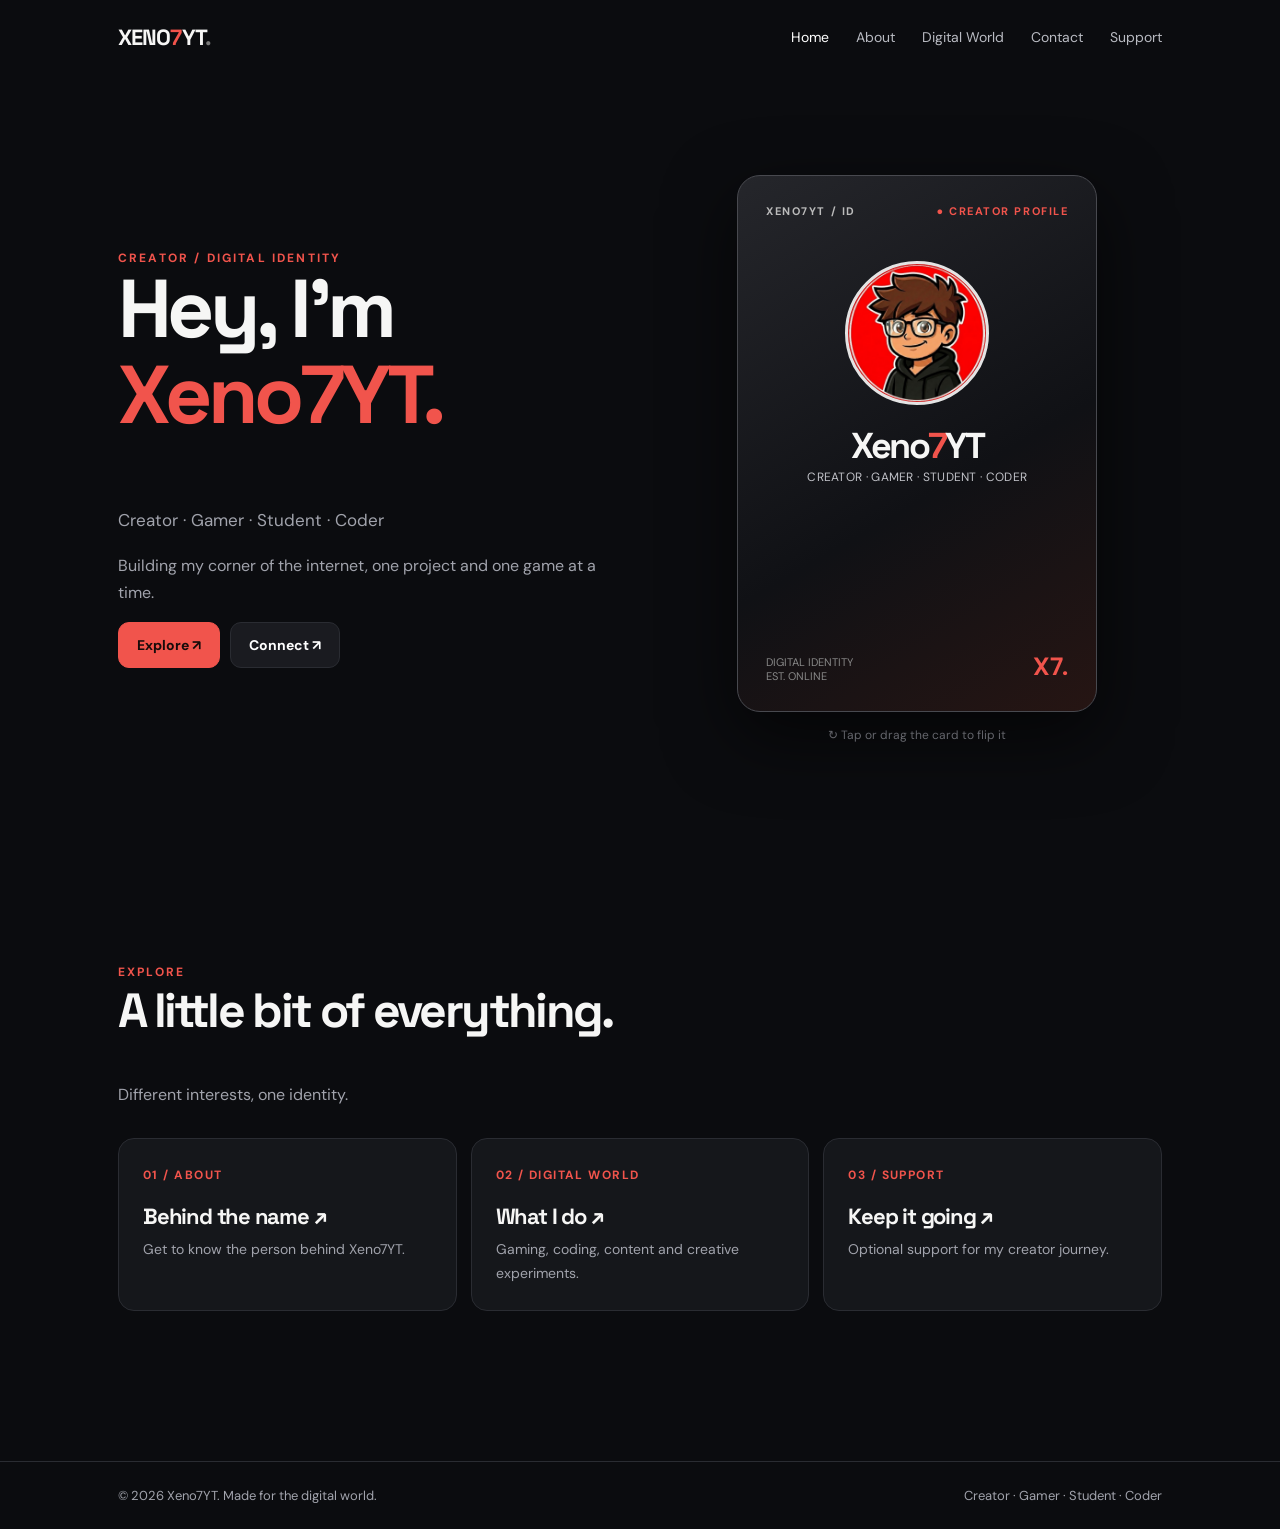
<file: index.html>
<!doctype html><html lang="en"><head><meta charset="utf-8"><meta name="viewport" content="width=device-width, initial-scale=1"><meta name="theme-color" content="#0b0c0f"><meta name="description" content="Xeno7YT — Creator, Gamer, Student, Coder. Official digital identity."><title>Home | Xeno7YT</title><link rel="stylesheet" href="style.css"></head><body><header><a class="brand" href="index.html">XENO<b>7</b>YT<span style="color:#777">.</span></a><button class="menu" aria-expanded="false" aria-label="Toggle navigation">☰ Menu</button><nav><a href="index.html">Home</a><a href="about.html">About</a><a href="digital-world.html">Digital World</a><a href="contact.html">Contact</a><a href="support.html">Support</a></nav></header><main class="container"><section class="hero"><div class="hero-copy"><div class="eyebrow">Creator / Digital identity</div><h1>Hey, I'm <span class="hero-name">Xeno<span>7</span>YT<span>.</span></span></h1><p class="intro muted">Creator · Gamer · Student · Coder</p><p class="hero-description muted">Building my corner of the internet, one project and one game at a time.</p><div class="btnrow"><a class="btn primary" href="digital-world.html">Explore ↗</a><a class="btn" href="contact.html">Connect ↗</a></div></div><div class="card-column"><div class="scene"><div class="flip-card" role="button" tabindex="0" aria-label="Flip digital identity card. Tap, click or drag to rotate."><div class="face front"><div class="card-top"><span>XENO7YT / ID</span><strong>● CREATOR PROFILE</strong></div><img class="card-avatar" src="profile.png" alt="Xeno7YT illustrated avatar"><div class="card-name">Xeno<span style="color:var(--red)">7</span>YT</div><div class="card-role">CREATOR · GAMER · STUDENT · CODER</div><div class="card-bottom"><span>DIGITAL IDENTITY<br>EST. ONLINE</span><span class="mark">X7.</span></div></div><div class="face back"><div class="card-top"><span>THE OTHER SIDE</span><strong>X7 / 001</strong></div><h3>Find me online.</h3><p>Gaming, building, learning and sharing the journey.</p><div class="links"><a href="https://youtube.com/@xeno7_yt" target="_blank" rel="noopener noreferrer">YouTube ↗</a><a href="https://www.instagram.com/xeno7_yt" target="_blank" rel="noopener noreferrer">Instagram ↗</a><a href="https://github.com/xeno7yt" target="_blank" rel="noopener noreferrer">GitHub ↗</a><a href="contact.html">All connections ↗</a></div><div class="card-bottom"><span>FLIP TO EXPLORE</span><span class="mark">↻</span></div></div></div></div><div class="hint">↻ Tap or drag the card to flip it</div></div></section><section class="section"><div class="section-head"><div class="eyebrow">Explore</div><h2>A little bit of everything.</h2><p class="muted">Different interests, one identity.</p></div><div class="grid"><a class="tile" href="about.html"><span class="num">01 / ABOUT</span><h3>Behind the name ↗</h3><p>Get to know the person behind Xeno7YT.</p></a><a class="tile" href="digital-world.html"><span class="num">02 / DIGITAL WORLD</span><h3>What I do ↗</h3><p>Gaming, coding, content and creative experiments.</p></a><a class="tile" href="support.html"><span class="num">03 / SUPPORT</span><h3>Keep it going ↗</h3><p>Optional support for my creator journey.</p></a></div></section></main><footer class="footer"><div class="container"><span>© <span id="year"></span> Xeno7YT. Made for the digital world.</span><span>Creator · Gamer · Student · Coder</span></div></footer><script src="script.js"></script><script>document.getElementById('year').textContent=new Date().getFullYear();let page=location.pathname.split('/').pop()||'index.html';document.querySelectorAll('nav a').forEach(a=>{if(a.getAttribute('href')===page)a.classList.add('active')})</script></body></html>
</file>
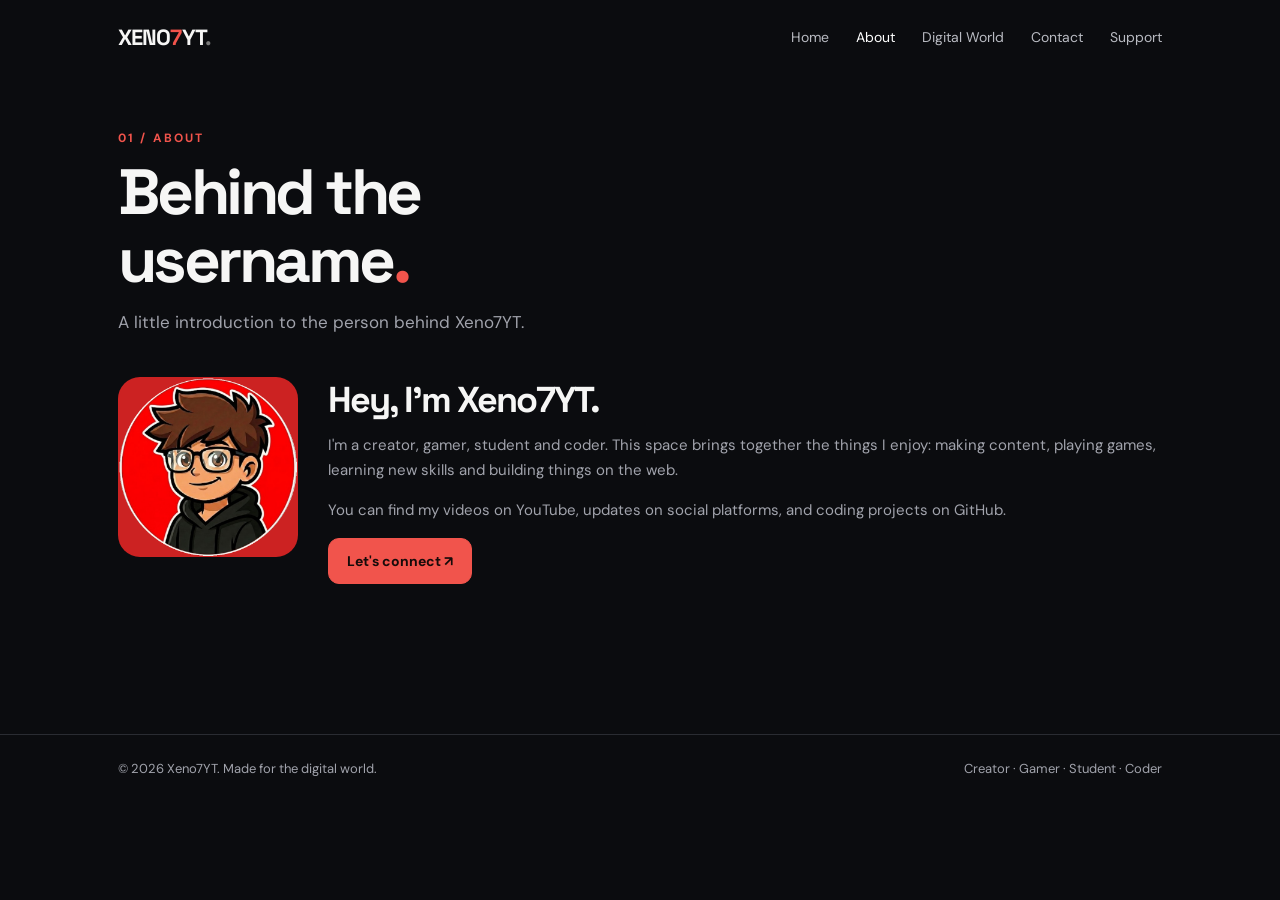
<file: about.html>
<!doctype html><html lang="en"><head><meta charset="utf-8"><meta name="viewport" content="width=device-width, initial-scale=1"><meta name="theme-color" content="#0b0c0f"><meta name="description" content="Xeno7YT — Creator, Gamer, Student, Coder. Official digital identity."><title>About | Xeno7YT</title><link rel="stylesheet" href="style.css"></head><body><header><a class="brand" href="index.html">XENO<b>7</b>YT<span style="color:#777">.</span></a><button class="menu" aria-expanded="false" aria-label="Toggle navigation">☰ Menu</button><nav><a href="index.html">Home</a><a href="about.html">About</a><a href="digital-world.html">Digital World</a><a href="contact.html">Contact</a><a href="support.html">Support</a></nav></header><main class="container"><section class="page-hero"><div class="eyebrow">01 / About</div><h1>Behind the<br>username<span style="color:var(--red)">.</span></h1><p class="muted">A little introduction to the person behind Xeno7YT.</p></section><section class="section about-layout"><img src="profile.png" alt="Illustrated Xeno7YT profile avatar"><div><h2>Hey, I'm Xeno7YT.</h2><p class="muted">I'm a creator, gamer, student and coder. This space brings together the things I enjoy: making content, playing games, learning new skills and building things on the web.</p><p class="muted">You can find my videos on YouTube, updates on social platforms, and coding projects on GitHub.</p><a class="btn primary" href="contact.html">Let's connect ↗</a></div></section></main><footer class="footer"><div class="container"><span>© <span id="year"></span> Xeno7YT. Made for the digital world.</span><span>Creator · Gamer · Student · Coder</span></div></footer><script src="script.js"></script><script>document.getElementById('year').textContent=new Date().getFullYear();let page=location.pathname.split('/').pop()||'index.html';document.querySelectorAll('nav a').forEach(a=>{if(a.getAttribute('href')===page)a.classList.add('active')})</script></body></html>
</file>
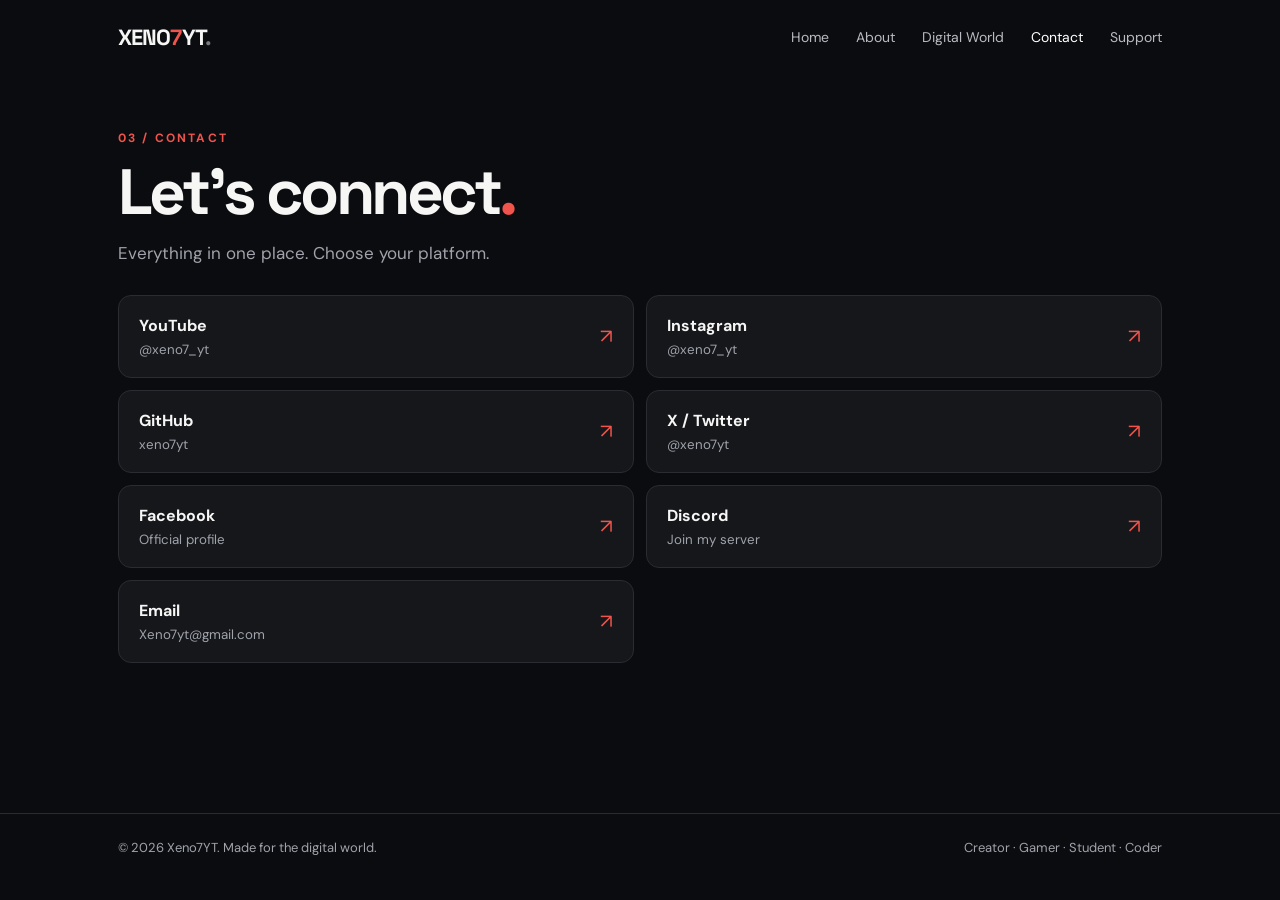
<file: contact.html>
<!doctype html><html lang="en"><head><meta charset="utf-8"><meta name="viewport" content="width=device-width, initial-scale=1"><meta name="theme-color" content="#0b0c0f"><meta name="description" content="Xeno7YT — Creator, Gamer, Student, Coder. Official digital identity."><title>Contact | Xeno7YT</title><link rel="stylesheet" href="style.css"></head><body><header><a class="brand" href="index.html">XENO<b>7</b>YT<span style="color:#777">.</span></a><button class="menu" aria-expanded="false" aria-label="Toggle navigation">☰ Menu</button><nav><a href="index.html">Home</a><a href="about.html">About</a><a href="digital-world.html">Digital World</a><a href="contact.html">Contact</a><a href="support.html">Support</a></nav></header><main class="container"><section class="page-hero"><div class="eyebrow">03 / Contact</div><h1>Let's connect<span style="color:var(--red)">.</span></h1><p class="muted">Everything in one place. Choose your platform.</p></section><section class="section" style="padding-top:10px"><div class="links-grid"><a class="link-card" href="https://youtube.com/@xeno7_yt" target="_blank" rel="noopener noreferrer"><span><strong>YouTube</strong><small>@xeno7_yt</small></span><span class="arrow">↗</span></a><a class="link-card" href="https://www.instagram.com/xeno7_yt" target="_blank" rel="noopener noreferrer"><span><strong>Instagram</strong><small>@xeno7_yt</small></span><span class="arrow">↗</span></a><a class="link-card" href="https://github.com/xeno7yt" target="_blank" rel="noopener noreferrer"><span><strong>GitHub</strong><small>xeno7yt</small></span><span class="arrow">↗</span></a><a class="link-card" href="https://x.com/xeno7yt" target="_blank" rel="noopener noreferrer"><span><strong>X / Twitter</strong><small>@xeno7yt</small></span><span class="arrow">↗</span></a><a class="link-card" href="https://www.facebook.com/share/1S8VqQ5AHZ/" target="_blank" rel="noopener noreferrer"><span><strong>Facebook</strong><small>Official profile</small></span><span class="arrow">↗</span></a><a class="link-card" href="https://discord.gg/wzKpueah9y" target="_blank" rel="noopener noreferrer"><span><strong>Discord</strong><small>Join my server</small></span><span class="arrow">↗</span></a><a class="link-card" href="mailto:Xeno7yt@gmail.com" ><span><strong>Email</strong><small>Xeno7yt@gmail.com</small></span><span class="arrow">↗</span></a></div></section></main><footer class="footer"><div class="container"><span>© <span id="year"></span> Xeno7YT. Made for the digital world.</span><span>Creator · Gamer · Student · Coder</span></div></footer><script src="script.js"></script><script>document.getElementById('year').textContent=new Date().getFullYear();let page=location.pathname.split('/').pop()||'index.html';document.querySelectorAll('nav a').forEach(a=>{if(a.getAttribute('href')===page)a.classList.add('active')})</script></body></html>
</file>
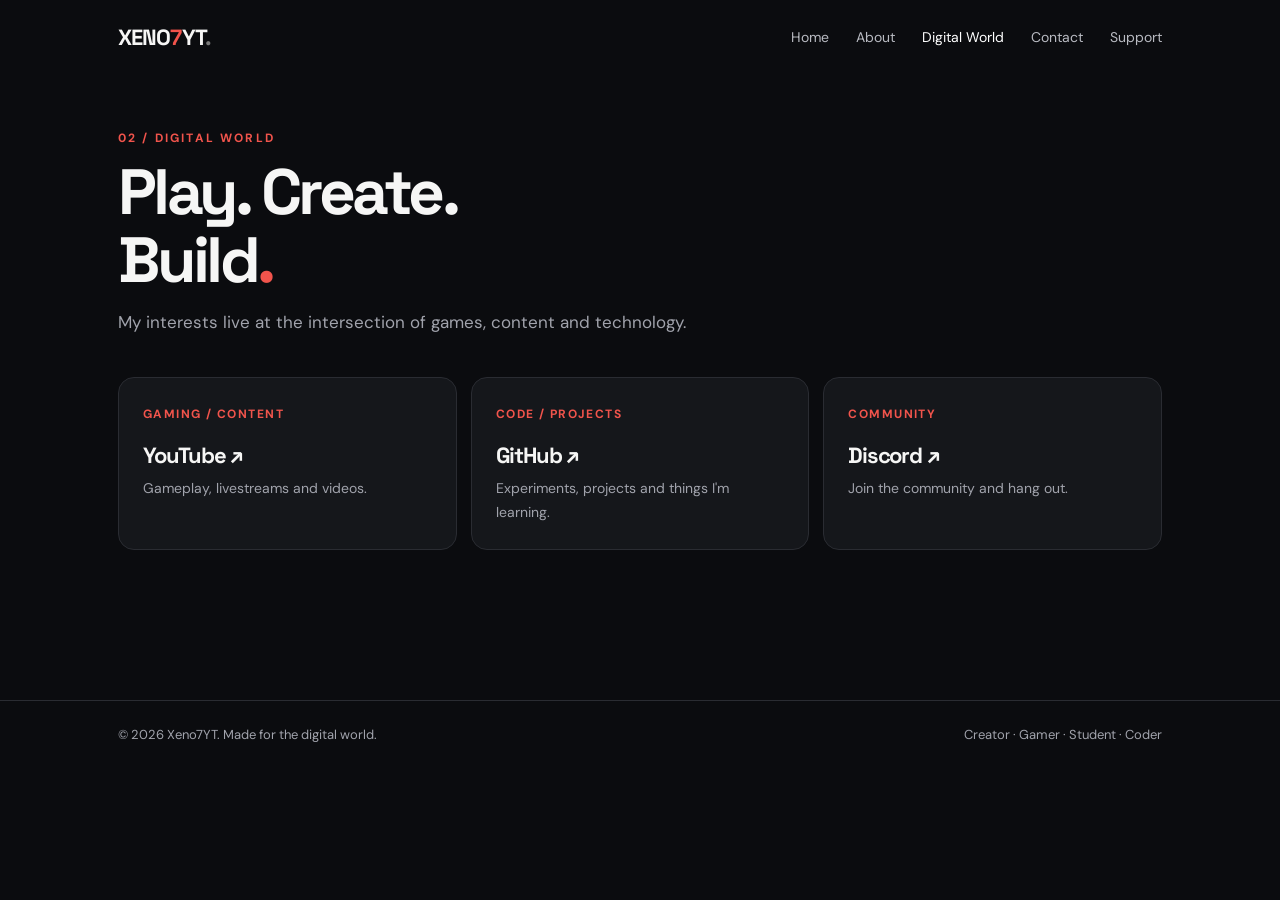
<file: digital-world.html>
<!doctype html><html lang="en"><head><meta charset="utf-8"><meta name="viewport" content="width=device-width, initial-scale=1"><meta name="theme-color" content="#0b0c0f"><meta name="description" content="Xeno7YT — Creator, Gamer, Student, Coder. Official digital identity."><title>Digital World | Xeno7YT</title><link rel="stylesheet" href="style.css"></head><body><header><a class="brand" href="index.html">XENO<b>7</b>YT<span style="color:#777">.</span></a><button class="menu" aria-expanded="false" aria-label="Toggle navigation">☰ Menu</button><nav><a href="index.html">Home</a><a href="about.html">About</a><a href="digital-world.html">Digital World</a><a href="contact.html">Contact</a><a href="support.html">Support</a></nav></header><main class="container"><section class="page-hero"><div class="eyebrow">02 / Digital World</div><h1>Play. Create.<br>Build<span style="color:var(--red)">.</span></h1><p class="muted">My interests live at the intersection of games, content and technology.</p></section><section class="section"><div class="grid"><a class="tile" href="https://youtube.com/@xeno7_yt" target="_blank" rel="noopener noreferrer"><span class="num">GAMING / CONTENT</span><h3>YouTube ↗</h3><p>Gameplay, livestreams and videos.</p></a><a class="tile" href="https://github.com/xeno7yt" target="_blank" rel="noopener noreferrer"><span class="num">CODE / PROJECTS</span><h3>GitHub ↗</h3><p>Experiments, projects and things I'm learning.</p></a><a class="tile" href="https://discord.gg/wzKpueah9y" target="_blank" rel="noopener noreferrer"><span class="num">COMMUNITY</span><h3>Discord ↗</h3><p>Join the community and hang out.</p></a></div></section></main><footer class="footer"><div class="container"><span>© <span id="year"></span> Xeno7YT. Made for the digital world.</span><span>Creator · Gamer · Student · Coder</span></div></footer><script src="script.js"></script><script>document.getElementById('year').textContent=new Date().getFullYear();let page=location.pathname.split('/').pop()||'index.html';document.querySelectorAll('nav a').forEach(a=>{if(a.getAttribute('href')===page)a.classList.add('active')})</script></body></html>
</file>
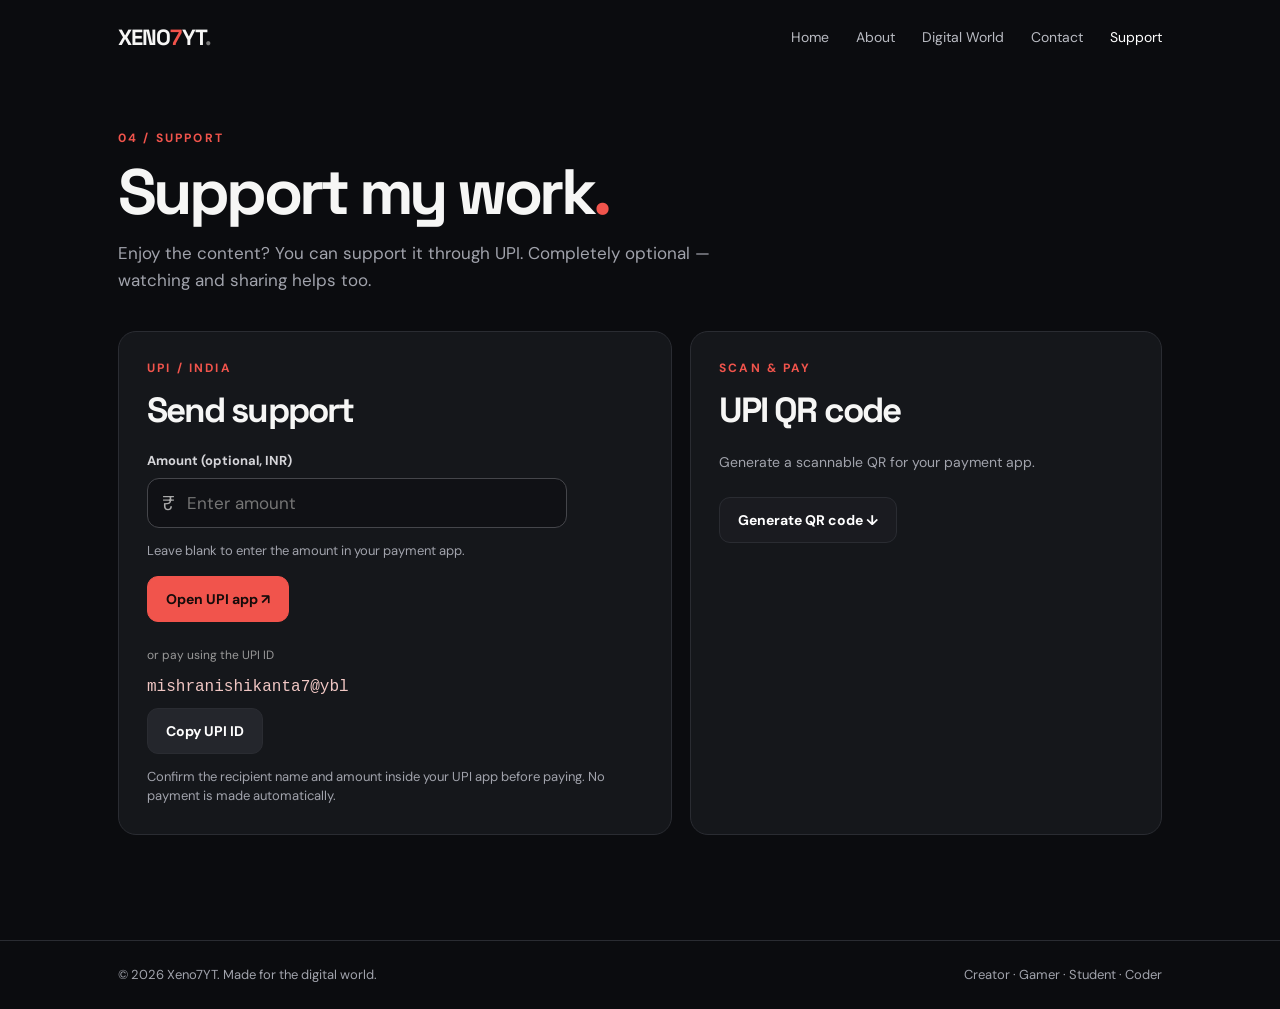
<file: support.html>
<!doctype html><html lang="en"><head><meta charset="utf-8"><meta name="viewport" content="width=device-width, initial-scale=1"><meta name="theme-color" content="#0b0c0f"><meta name="description" content="Xeno7YT — Creator, Gamer, Student, Coder. Official digital identity."><title>Support | Xeno7YT</title><link rel="stylesheet" href="style.css"></head><body><header><a class="brand" href="index.html">XENO<b>7</b>YT<span style="color:#777">.</span></a><button class="menu" aria-expanded="false" aria-label="Toggle navigation">☰ Menu</button><nav><a href="index.html">Home</a><a href="about.html">About</a><a href="digital-world.html">Digital World</a><a href="contact.html">Contact</a><a href="support.html">Support</a></nav></header><main class="container"><section class="page-hero"><div class="eyebrow">04 / Support</div><h1>Support my work<span style="color:var(--red)">.</span></h1><p class="muted">Enjoy the content? You can support it through UPI. Completely optional — watching and sharing helps too.</p></section><section class="support-layout"><div class="box payment-box"><div class="eyebrow">UPI / INDIA</div><h2>Send support</h2><label for="amount" class="field-label">Amount (optional, INR)</label><div class="amount-field"><span>₹</span><input id="amount" type="number" inputmode="decimal" min="1" max="100000" step="0.01" placeholder="Enter amount" aria-describedby="amount-help"></div><p id="amount-help" class="support-note">Leave blank to enter the amount in your payment app.</p><a id="pay-now" class="btn primary pay-button" href="upi://pay?pa=mishranishikanta7%40ybl&amp;pn=Xeno7YT&amp;cu=INR">Open UPI app ↗</a><div class="payment-divider">or pay using the UPI ID</div><div class="upi-value">mishranishikanta7@ybl</div><button class="btn copy-btn" data-copy="mishranishikanta7@ybl">Copy UPI ID</button><p class="support-note">Confirm the recipient name and amount inside your UPI app before paying. No payment is made automatically.</p></div><div class="box qr-box"><div class="eyebrow">SCAN &amp; PAY</div><h2>UPI QR code</h2><p class="muted">Generate a scannable QR for your payment app.</p><button class="btn qr-toggle" id="show-qr" type="button" aria-expanded="false" aria-controls="qr-content">Generate QR code ↓</button><div id="qr-content" hidden><div class="qr-frame"><img src="support-qr.png" width="260" height="260" alt="UPI payment QR code for mishranishikanta7@ybl"></div><a href="support-qr.png" download="Xeno7YT-UPI-QR.png" class="btn qr-download">Save QR image ↓</a><p class="support-note">QR opens payment to Xeno7YT's UPI ID. Enter the amount in your app after scanning.</p></div></div></section></main><footer class="footer"><div class="container"><span>© <span id="year"></span> Xeno7YT. Made for the digital world.</span><span>Creator · Gamer · Student · Coder</span></div></footer><script src="script.js"></script><script>document.getElementById('year').textContent=new Date().getFullYear();let page=location.pathname.split('/').pop()||'index.html';document.querySelectorAll('nav a').forEach(a=>{if(a.getAttribute('href')===page)a.classList.add('active')})</script></body></html>
</file>
<file: style.css>
@import url('https://fonts.googleapis.com/css2?family=DM+Sans:wght@400;500;600;700&family=Space+Grotesk:wght@400;500;600;700&display=swap');
:root{color-scheme:dark;--bg:#0b0c0f;--panel:#15171b;--line:#2a2c32;--text:#f6f6f5;--muted:#a1a3ac;--red:#f1544c}*{box-sizing:border-box}html{scroll-behavior:smooth}body{margin:0;background:var(--bg);color:var(--text);font-family:'DM Sans',Arial,sans-serif}a{color:inherit;text-decoration:none}button{font:inherit}header{position:relative;z-index:5;display:flex;align-items:center;justify-content:space-between;max-width:1100px;margin:auto;padding:23px 28px}.brand{font-family:'Space Grotesk',sans-serif;font-weight:700;letter-spacing:-.04em;font-size:22px}.brand b{color:var(--red)}nav{display:flex;gap:27px;align-items:center}nav a{color:#b9bbc2;font-size:14px;transition:color .2s}nav a:hover,nav a.active{color:#fff}.menu{display:none;background:none;border:1px solid var(--line);color:#fff;border-radius:10px;padding:9px 12px}.container{max-width:1100px;margin:auto;padding:0 28px}.eyebrow{color:var(--red);font-size:12px;font-weight:700;letter-spacing:.18em;text-transform:uppercase}.muted{color:var(--muted)}h1,h2,h3,p{margin-top:0}h1,h2,h3{font-family:'Space Grotesk',sans-serif;letter-spacing:-.055em}h1{font-size:clamp(42px,7vw,82px);line-height:1.05}h2{font-size:clamp(30px,4vw,48px)}p{line-height:1.7}.btn{display:inline-flex;align-items:center;justify-content:center;gap:9px;padding:13px 18px;border:1px solid var(--line);border-radius:11px;background:#1a1b20;color:#fff;font-weight:700;font-size:14px;cursor:pointer;transition:transform .2s,border-color .2s}.btn:hover{transform:translateY(-2px);border-color:#777}.btn.primary{background:var(--red);color:#160b0a;border-color:var(--red)}.btnrow{display:flex;gap:10px;flex-wrap:wrap}.hero{min-height:calc(100svh - 90px);display:grid;grid-template-columns:1fr 1fr;align-items:center;gap:65px;padding-top:35px;padding-bottom:75px}.hero p{max-width:490px}.hero .intro{font-size:17px}.hero h1 span{color:var(--red)}.scene{perspective:1100px;display:flex;align-items:center;justify-content:center;min-height:450px;touch-action:pan-y}.flip-card{width:min(100%,360px);aspect-ratio: .67;position:relative;transform-style:preserve-3d;transition:transform .75s cubic-bezier(.2,.8,.2,1);cursor:grab;user-select:none;outline:none}.flip-card:focus-visible{outline:3px solid var(--red);outline-offset:7px}.face{position:absolute;inset:0;border-radius:23px;backface-visibility:hidden;-webkit-backface-visibility:hidden;overflow:hidden;border:1px solid #48494f;box-shadow:0 24px 70px #0009}.front{background:linear-gradient(150deg,#25262b,#101115 58%,#261513);padding:28px;display:flex;flex-direction:column}.back{transform:rotateY(180deg);background:linear-gradient(155deg,#1e2025,#111216);padding:28px;display:flex;flex-direction:column}.card-top{display:flex;align-items:center;justify-content:space-between;font-size:11px;letter-spacing:.14em;font-weight:700;color:#bbb}.card-top strong{color:var(--red)}.card-avatar{width:144px;height:144px;border-radius:50%;object-fit:cover;margin:43px auto 18px;border:3px solid #e4e4e4;background:#c22}.card-name{text-align:center;font-family:'Space Grotesk';font-size:36px;font-weight:700;letter-spacing:-.07em}.card-role{text-align:center;color:#c0c1c7;font-size:12px;letter-spacing:.025em}.card-bottom{margin-top:auto;display:flex;justify-content:space-between;align-items:end;font-size:11px;color:#888}.card-bottom .mark{color:var(--red);font-weight:700;font-size:25px}.back h3{font-size:28px;margin:44px 0 12px}.back p{font-size:13px;color:#c3c4cb}.back .links{display:grid;gap:9px;margin-top:14px}.back .links a{padding:11px;border:1px solid #383a40;border-radius:9px;font-size:13px}.hint{text-align:center;color:#8f919a;font-size:12px;margin-top:15px}.section{padding:80px 0}.section-head{max-width:620px;margin-bottom:30px}.grid{display:grid;grid-template-columns:repeat(3,1fr);gap:14px}.tile{border:1px solid var(--line);background:var(--panel);border-radius:16px;padding:24px;transition:border-color .2s,transform .2s}.tile:hover{border-color:#666;transform:translateY(-3px)}.tile .num{color:var(--red);font-size:12px;letter-spacing:.12em;font-weight:700}.tile h3{font-size:22px;margin:18px 0 8px}.tile p{font-size:14px;color:var(--muted);margin:0}.links-grid{display:grid;grid-template-columns:repeat(2,1fr);gap:12px}.link-card{display:flex;align-items:center;justify-content:space-between;padding:19px 20px;background:var(--panel);border:1px solid var(--line);border-radius:13px;transition:background .2s}.link-card:hover{background:#202127}.link-card strong{display:block}.link-card small{display:block;color:var(--muted);margin-top:5px;overflow-wrap:anywhere}.link-card .arrow{color:var(--red);font-size:20px}.box{background:var(--panel);border:1px solid var(--line);padding:28px;border-radius:18px}.copyline{display:flex;gap:10px;align-items:center;justify-content:space-between;flex-wrap:wrap}.copyline code{overflow-wrap:anywhere;color:#f2c5c3}.footer{border-top:1px solid var(--line);margin-top:70px;padding:25px 0;color:var(--muted);font-size:13px}.footer .container{display:flex;justify-content:space-between;gap:12px;flex-wrap:wrap}.page-hero{padding:90px 0 35px}.page-hero p{max-width:660px}.about-layout{display:grid;grid-template-columns:230px 1fr;gap:35px;align-items:center}.about-layout img{width:100%;border-radius:22px;background:#c22}.contact-actions{display:flex;gap:12px;flex-wrap:wrap}.support-note{font-size:13px;color:var(--muted)}@media(max-width:760px){header{padding:17px 20px}.menu{display:block}nav{display:none;position:absolute;left:16px;right:16px;top:66px;background:#1a1b20;border:1px solid var(--line);border-radius:14px;padding:14px;flex-direction:column;align-items:stretch;gap:0;box-shadow:0 20px 35px #0009}nav.open{display:flex}nav a{padding:12px}.container{padding:0 20px}.hero{min-height:auto;grid-template-columns:1fr;gap:25px;padding-top:45px;padding-bottom:45px}.hero h1{font-size:clamp(42px,12vw,65px);margin-bottom:18px}.hero .intro{font-size:15px}.scene{min-height:420px}.flip-card{width:min(82vw,290px)}.card-avatar{width:116px;height:116px;margin:30px auto 15px}.front,.back{padding:22px}.card-name{font-size:30px}.back h3{margin:24px 0 8px}.section{padding:48px 0}.grid,.links-grid{grid-template-columns:1fr}.tile{padding:21px}.page-hero{padding:55px 0 24px}.about-layout{grid-template-columns:1fr}.about-layout img{max-width:190px}.box{padding:20px}.footer{margin-top:40px}}@media(prefers-reduced-motion:reduce){*,*:before,*:after{transition:none!important;scroll-behavior:auto!important}}
/* Mobile-first homepage refinement */
.hero-name{white-space:nowrap}.hero-description{max-width:28rem}
@media(max-width:760px){
 header{padding:13px 18px;min-height:60px}.brand{font-size:21px}.menu{font-size:13px;padding:8px 11px}
 .container{padding-left:18px;padding-right:18px}
 .hero{display:flex;flex-direction:column;align-items:stretch;gap:14px;padding-top:18px;padding-bottom:26px}
 .hero-copy{display:contents}
 .hero .eyebrow{order:0;font-size:10px;letter-spacing:.12em;line-height:1.3}
 .hero h1{order:1;font-size:clamp(28px,8vw,37px);line-height:1.14;letter-spacing:-.06em;margin:0}
 .hero .intro{order:2;font-size:12px;line-height:1.4;margin:0;color:#c6c7ce}
 .hero .hero-description{order:5;font-size:13px;line-height:1.55;margin:0}
 .hero .btnrow{order:4;display:grid;grid-template-columns:1fr 1fr;gap:9px;margin:0}
 .hero .btnrow .btn{padding:11px 8px;font-size:12px;min-width:0}
 .card-column{order:3;min-width:0}
 .scene{min-height:0;padding:0;perspective:900px}
 .flip-card{width:min(100%,270px);aspect-ratio:1.15;margin:auto}
 .front,.back{padding:15px;border-radius:17px}
 .face{border-radius:17px}
 .card-top{font-size:8px;letter-spacing:.07em;white-space:nowrap;gap:5px}
 .card-avatar{width:83px;height:83px;margin:10px auto 7px;border-width:2px}
 .card-name{font-size:27px;line-height:1.1}
 .card-role{font-size:8px;margin-top:3px;white-space:nowrap}
 .card-bottom{font-size:8px}.card-bottom .mark{font-size:20px}
 .back h3{font-size:20px;margin:9px 0 3px}.back p{font-size:10px;line-height:1.35;margin:0}
 .back .links{gap:4px;margin-top:7px;grid-template-columns:1fr 1fr}.back .links a{font-size:10px;padding:8px 6px}
 .hint{font-size:10px;margin-top:7px}
 .section{padding:28px 0}.section-head{margin-bottom:16px}.section h2{font-size:27px;margin-bottom:8px}
 .tile{padding:17px}.tile h3{margin:8px 0 5px;font-size:19px}
 .footer{margin-top:25px}
}
@media(max-width:360px){.hero h1{font-size:27px}.flip-card{width:min(100%,248px)}.hero{gap:12px}}
@media(min-width:761px){.hero{min-height:calc(100svh - 90px)}.hero-copy{min-width:0}}

/* Shared responsive inner-page refinements */
html{overflow-x:hidden}body{overflow-x:hidden}img{max-width:100%;height:auto} .container{min-width:0}
.page-hero{padding:56px 0 18px}.page-hero h1{font-size:clamp(36px,5vw,64px);line-height:1.07;max-width:850px;margin:12px 0 14px;overflow-wrap:break-word}.page-hero p{font-size:clamp(14px,1.7vw,17px);line-height:1.55;margin-bottom:0}.page-hero+.section{padding-top:24px}.about-layout{grid-template-columns:180px minmax(0,1fr);gap:30px;align-items:start}.about-layout img{width:180px}.about-layout h2{font-size:clamp(25px,3vw,36px);margin-bottom:10px}.about-layout p{font-size:15px;line-height:1.65}.support-layout{display:grid;grid-template-columns:minmax(0,1.08fr) minmax(0,.92fr);gap:18px;padding:20px 0 35px}.payment-box h2,.qr-box h2{font-size:clamp(25px,3vw,35px);margin:12px 0 20px}.field-label{display:block;color:#d5d5d9;font-size:13px;font-weight:700;margin-bottom:9px}.amount-field{display:flex;align-items:center;gap:10px;border:1px solid #45464b;background:#101115;border-radius:12px;padding:0 14px;max-width:420px}.amount-field span{font-size:20px;color:#aaa}.amount-field input{min-width:0;width:100%;height:48px;background:transparent;color:white;border:0;outline:none;font:inherit;font-size:17px}.amount-field:focus-within{border-color:var(--red)}.pay-button{margin:15px 0 10px;min-height:46px}.payment-divider{color:#999;font-size:12px;margin:15px 0}.upi-value{font-size:clamp(12px,2vw,16px);overflow-wrap:anywhere;color:#f1c7c4;font-family:monospace;margin-bottom:12px}.copy-btn{background:#24262c}.support-note{line-height:1.5;margin:13px 0 0}.qr-box .muted{font-size:14px;line-height:1.5}.qr-toggle{margin:10px 0 5px}.qr-frame{width:min(100%,285px);background:#fff;padding:10px;border-radius:13px;margin:18px 0 10px}.qr-frame img{display:block;width:100%;height:auto;image-rendering:pixelated}.qr-download{margin-top:4px}#qr-content[hidden]{display:none}
@media(max-width:760px){
 .page-hero{padding:18px 0 8px}.page-hero h1{font-size:clamp(30px,8.4vw,42px);line-height:1.09;letter-spacing:-.055em;margin:8px 0 9px}.page-hero h1 br{display:none}.page-hero .eyebrow{font-size:10px;letter-spacing:.13em}.page-hero p{font-size:13px;line-height:1.48;max-width:42ch}.page-hero+.section{padding-top:15px}.section{padding:22px 0}.about-layout{display:grid;grid-template-columns:92px minmax(0,1fr);gap:15px;align-items:start}.about-layout img{width:92px;max-width:92px;border-radius:15px}.about-layout h2{font-size:clamp(20px,5vw,26px);line-height:1.15;margin:0 0 8px}.about-layout p{font-size:13px;line-height:1.5;margin:0 0 10px}.about-layout .btn{padding:10px 12px;font-size:12px}.support-layout{grid-template-columns:1fr;gap:12px;padding:13px 0 22px}.support-layout .box{padding:18px}.payment-box h2,.qr-box h2{font-size:25px;margin:8px 0 15px}.pay-button{width:100%}.qr-toggle{width:100%}.qr-frame{margin:15px auto 10px}.qr-download{width:100%}.links-grid{grid-template-columns:1fr;gap:9px}.link-card{padding:13px 15px}.tile{padding:16px}.grid{gap:9px}.footer{margin-top:18px}
}
@media(max-width:370px){.about-layout{grid-template-columns:78px minmax(0,1fr);gap:12px}.about-layout img{width:78px}.about-layout h2{font-size:19px}.page-hero h1{font-size:30px}}
</file>
